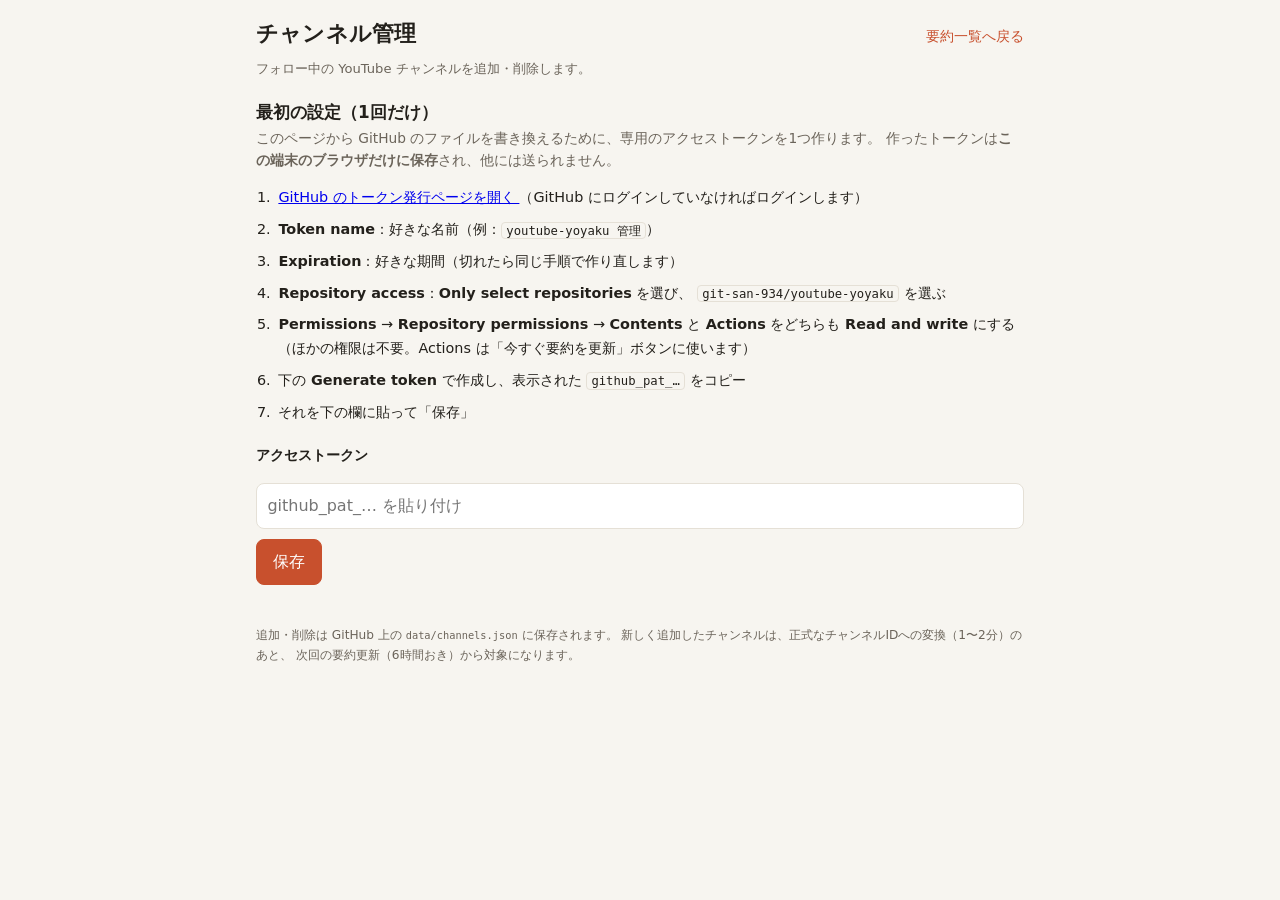
<file: admin.html>
<!doctype html>
<html lang="ja">
<head>
  <meta charset="utf-8" />
  <meta name="viewport" content="width=device-width, initial-scale=1" />
  <meta name="robots" content="noindex" />
  <title>チャンネル管理 — ユーチューブ要約</title>
  <link rel="stylesheet" href="assets/style.css" />
  <link rel="stylesheet" href="assets/admin.css" />
</head>
<body>
  <header>
    <div class="head-row">
      <h1>チャンネル管理</h1>
      <a class="portal-link" href="index.html">要約一覧へ戻る</a>
    </div>
    <p class="meta">フォロー中の YouTube チャンネルを追加・削除します。</p>
  </header>

  <main>
    <!-- トークン未設定のときに表示 -->
    <section id="setup" hidden>
      <h2>最初の設定（1回だけ）</h2>
      <p class="lead">
        このページから GitHub のファイルを書き換えるために、専用のアクセストークンを1つ作ります。
        作ったトークンは<strong>この端末のブラウザだけに保存</strong>され、他には送られません。
      </p>
      <ol class="steps">
        <li>
          <a id="pat-link" href="https://github.com/settings/personal-access-tokens/new" target="_blank" rel="noopener">
            GitHub のトークン発行ページを開く
          </a>
          （GitHub にログインしていなければログインします）
        </li>
        <li><b>Token name</b>：好きな名前（例：<code>youtube-yoyaku 管理</code>）</li>
        <li><b>Expiration</b>：好きな期間（切れたら同じ手順で作り直します）</li>
        <li>
          <b>Repository access</b>：<b>Only select repositories</b> を選び、
          <code>git-san-934/youtube-yoyaku</code> を選ぶ
        </li>
        <li>
          <b>Permissions</b> → <b>Repository permissions</b> →
          <b>Contents</b> と <b>Actions</b> をどちらも <b>Read and write</b> にする
          （ほかの権限は不要。Actions は「今すぐ要約を更新」ボタンに使います）
        </li>
        <li>下の <b>Generate token</b> で作成し、表示された <code>github_pat_…</code> をコピー</li>
        <li>それを下の欄に貼って「保存」</li>
      </ol>
      <form id="token-form">
        <label for="token-input">アクセストークン</label>
        <input id="token-input" type="password" autocomplete="off" spellcheck="false"
               placeholder="github_pat_… を貼り付け" />
        <button type="submit" id="token-save">保存</button>
      </form>
      <p id="setup-msg" class="msg" role="status"></p>
    </section>

    <!-- トークン設定済みのときに表示 -->
    <section id="manager" hidden>
      <div class="run-box">
        <h2>要約を今すぐ更新</h2>
        <p class="hint">
          新着動画を集めて、まだ要約していない動画（公開2日以内）を要約します。
          1回で要約するのは最大4件で、数分かかります。
        </p>
        <button id="run-update" type="button">今すぐ要約を更新</button>
        <p id="run-msg" class="msg" role="status"></p>
      </div>

      <form id="add-form">
        <label for="add-input">チャンネルを追加</label>
        <div class="add-row">
          <input id="add-input" type="text" autocomplete="off" spellcheck="false"
                 placeholder="チャンネルのURL または @名" />
          <button type="submit" id="add-btn">追加</button>
        </div>
        <p class="hint">
          例：<code>https://www.youtube.com/@pivot00</code> ／ <code>@pivot00</code>
        </p>
      </form>

      <p id="msg" class="msg" role="status"></p>

      <div id="channel-list" class="channel-list"></div>

      <div class="manager-foot">
        <button id="reload" type="button">最新に更新</button>
        <button id="forget" type="button" class="danger-text">トークンを削除</button>
      </div>
    </section>

    <p id="error" class="msg is-error" hidden>
      ページの読み込みでエラーが発生しました。時間をおいて再度お試しください。
    </p>
  </main>

  <footer>
    <p>
      追加・削除は GitHub 上の <code>data/channels.json</code> に保存されます。
      新しく追加したチャンネルは、正式なチャンネルIDへの変換（1〜2分）のあと、
      次回の要約更新（6時間おき）から対象になります。
    </p>
  </footer>

  <script type="module" src="assets/admin.js"></script>
</body>
</html>
</file>
<file: assets/style.css>
:root {
  --bg: #f7f5f0;
  --card-bg: #ffffff;
  --text: #23201b;
  --text-sub: #6b645a;
  --border: #e5e0d6;
  --accent: #c8502d;
  --accent-text: #ffffff;
  --pending: #8a8172;
  --space: 1rem;
  --radius: 12px;
}

@media (prefers-color-scheme: dark) {
  :root {
    --bg: #1c1a17;
    --card-bg: #262320;
    --text: #f0ece4;
    --text-sub: #a89f92;
    --border: #38342e;
    --accent: #e0662f;
    --accent-text: #1c1a17;
    --pending: #9a9182;
  }
}

* { box-sizing: border-box; margin: 0; padding: 0; }

body {
  font-family: system-ui, -apple-system, "Hiragino Kaku Gothic ProN",
    "Yu Gothic", "Meiryo", sans-serif;
  background: var(--bg);
  color: var(--text);
  line-height: 1.65;
  -webkit-font-smoothing: antialiased;
  padding: 1rem 1rem 3rem;
}

header, main, footer { max-width: 48rem; margin: 0 auto; }

.head-row {
  display: flex;
  align-items: baseline;
  justify-content: space-between;
  gap: 1rem;
  flex-wrap: wrap;
}

h1 { font-size: 1.35rem; letter-spacing: 0.01em; }

.portal-link {
  font-size: 0.85rem;
  color: var(--accent);
  text-decoration: none;
  white-space: nowrap;
}
.portal-link:hover { text-decoration: underline; }

.meta {
  margin-top: 0.4rem;
  font-size: 0.82rem;
  color: var(--text-sub);
}
.meta .sep { margin: 0 0.5rem; opacity: 0.5; }
.disclaimer { color: var(--accent); }

.filter-bar {
  margin-top: 0.9rem;
  display: flex;
  align-items: center;
  gap: 0.5rem;
  font-size: 0.9rem;
}
.filter-bar label { white-space: nowrap; }
.filter-bar select {
  flex: 1 1 auto;
  max-width: 22rem;
  padding: 0.45rem 0.6rem;
  border: 1px solid var(--border);
  border-radius: 8px;
  background: var(--card-bg);
  color: var(--text);
  font: inherit;
}

.list {
  margin-top: 1.2rem;
  display: flex;
  flex-direction: column;
  gap: 0.9rem;
}

.card {
  display: grid;
  grid-template-columns: 168px 1fr;
  gap: 0.9rem;
  padding: 0.9rem;
  background: var(--card-bg);
  border: 1px solid var(--border);
  border-radius: var(--radius);
}

.card__thumb {
  width: 100%;
  aspect-ratio: 16 / 9;
  object-fit: cover;
  border-radius: 8px;
  background: var(--border);
  display: block;
}

.card__body { min-width: 0; position: relative; }

.card.is-removing { opacity: 0; transition: opacity 0.2s ease; }

.card__del-wrap {
  position: absolute;
  top: -0.1rem;
  right: 0;
  z-index: 1;
}

.card__del {
  font: inherit;
  font-size: 0.75rem;
  min-height: 32px;
  padding: 0.2rem 0.6rem;
  color: var(--text-sub);
  background: var(--card-bg);
  border: 1px solid var(--border);
  border-radius: 8px;
  cursor: pointer;
}
.card__del:hover { color: var(--accent); border-color: var(--accent); }

.card__confirm {
  display: flex;
  align-items: center;
  gap: 0.4rem;
  background: var(--card-bg);
}
.card__confirm-label { font-size: 0.75rem; color: var(--text-sub); white-space: nowrap; }
.card__confirm button {
  font: inherit;
  font-size: 0.75rem;
  min-height: 32px;
  padding: 0.2rem 0.7rem;
  border-radius: 8px;
  cursor: pointer;
}
.card__confirm-yes {
  color: var(--accent-text);
  background: var(--accent);
  border: 1px solid var(--accent);
}
.card__confirm-no {
  color: var(--text);
  background: var(--card-bg);
  border: 1px solid var(--border);
}

.card__title {
  font-size: 0.98rem;
  font-weight: 600;
  line-height: 1.4;
  color: var(--text);
  text-decoration: none;
  padding-right: 3.5rem;
}
.card__title:hover { text-decoration: underline; color: var(--accent); }

.card__meta {
  margin-top: 0.25rem;
  font-size: 0.78rem;
  color: var(--text-sub);
}
.card__meta .dot { margin: 0 0.4rem; opacity: 0.5; }

.card__summary {
  margin-top: 0.5rem;
  font-size: 0.9rem;
  white-space: pre-wrap;
  word-break: break-word;
}
.card__summary.is-pending {
  color: var(--pending);
  font-style: italic;
}

.empty, .error {
  margin-top: 2rem;
  text-align: center;
  color: var(--text-sub);
  font-size: 0.9rem;
}
.error { color: var(--accent); }

footer {
  margin-top: 2.5rem;
  font-size: 0.76rem;
  color: var(--text-sub);
}
.admin-link {
  margin-top: 0.8rem;
}
.admin-link a {
  color: var(--text-sub);
  text-decoration: underline;
}

@media (max-width: 560px) {
  .card {
    grid-template-columns: 1fr;
  }
  .card__thumb { max-width: 320px; }
}
</file>
<file: assets/admin.css>
/* チャンネル管理ページ専用スタイル（色などの変数は style.css を流用） */

h2 {
  font-size: 1.05rem;
  margin-top: 0.5rem;
}

main { margin-top: 1.2rem; }

.lead,
.hint {
  font-size: 0.86rem;
  color: var(--text-sub);
}

.steps {
  margin: 0.9rem 0 1.2rem 1.2rem;
  display: flex;
  flex-direction: column;
  gap: 0.5rem;
  font-size: 0.9rem;
}
.steps li { padding-left: 0.2rem; }

code {
  font-family: ui-monospace, SFMono-Regular, Menlo, Consolas, monospace;
  font-size: 0.85em;
  background: var(--bg);
  border: 1px solid var(--border);
  border-radius: 4px;
  padding: 0.05em 0.35em;
  word-break: break-all;
}

/* --- フォーム共通 --- */
form label {
  display: block;
  font-size: 0.9rem;
  font-weight: 600;
  margin-bottom: 0.4rem;
}

input[type="text"],
input[type="password"] {
  width: 100%;
  padding: 0.55rem 0.65rem;
  border: 1px solid var(--border);
  border-radius: 8px;
  background: var(--card-bg);
  color: var(--text);
  font: inherit;
}

button {
  font: inherit;
  padding: 0.55rem 1rem;
  border-radius: 8px;
  border: 1px solid var(--accent);
  background: var(--accent);
  color: var(--accent-text);
  cursor: pointer;
  white-space: nowrap;
}
button:disabled { opacity: 0.5; cursor: default; }

#token-form { margin-top: 0.6rem; display: flex; flex-direction: column; gap: 0.6rem; }
#token-form button { align-self: flex-start; }

.add-row {
  display: flex;
  gap: 0.5rem;
}
.add-row input { flex: 1 1 auto; min-width: 0; }
.hint { margin-top: 0.4rem; }

/* --- メッセージ --- */
.msg {
  margin: 0.9rem 0;
  font-size: 0.88rem;
  color: var(--text-sub);
  min-height: 1.2em;
}
.msg:empty { margin: 0; min-height: 0; }
.msg.is-error { color: var(--accent); }
.msg.is-ok { color: var(--text); }

/* --- チャンネル一覧 --- */
.channel-list {
  margin-top: 0.6rem;
  display: flex;
  flex-direction: column;
  gap: 0.5rem;
}

.ch {
  display: flex;
  align-items: center;
  gap: 0.7rem;
  padding: 0.7rem 0.8rem;
  background: var(--card-bg);
  border: 1px solid var(--border);
  border-radius: 10px;
}
.ch__main { min-width: 0; flex: 1 1 auto; }
.ch__name {
  font-size: 0.95rem;
  font-weight: 600;
  overflow: hidden;
  text-overflow: ellipsis;
  white-space: nowrap;
}
.ch__handle {
  font-size: 0.78rem;
  color: var(--text-sub);
  overflow: hidden;
  text-overflow: ellipsis;
  white-space: nowrap;
}
.ch__pending {
  display: inline-block;
  margin-left: 0.4rem;
  font-size: 0.72rem;
  color: var(--pending);
  border: 1px solid var(--border);
  border-radius: 999px;
  padding: 0 0.5em;
}

.ch__del,
.ch__confirm button {
  font-size: 0.8rem;
  padding: 0.35rem 0.7rem;
}
.ch__del {
  color: var(--text-sub);
  background: var(--card-bg);
  border-color: var(--border);
}
.ch__del:hover { color: var(--accent); border-color: var(--accent); }

.ch__confirm {
  display: flex;
  align-items: center;
  gap: 0.4rem;
}
.ch__confirm-label { font-size: 0.78rem; color: var(--text-sub); white-space: nowrap; }
.ch__confirm-no {
  color: var(--text);
  background: var(--card-bg);
  border-color: var(--border);
}

.empty-note {
  font-size: 0.88rem;
  color: var(--text-sub);
  padding: 0.8rem 0;
}

/* --- 下部 --- */
.manager-foot {
  margin-top: 1.4rem;
  display: flex;
  gap: 0.8rem;
  flex-wrap: wrap;
}
.manager-foot button {
  background: var(--card-bg);
  color: var(--text);
  border-color: var(--border);
}
.danger-text { color: var(--accent); }

footer code { border: none; background: none; padding: 0; }

@media (max-width: 480px) {
  .ch { flex-wrap: wrap; }
  .ch__main { flex-basis: 100%; }
}

/* --- 今すぐ要約を更新 --- */
.run-box {
  padding: 0.9rem 1rem;
  margin-bottom: 1.4rem;
  border: 1px solid var(--border);
  border-radius: 10px;
  background: var(--card-bg);
}
.run-box h2 { margin: 0 0 0.3rem; }
.run-box .hint { margin: 0 0 0.7rem; }
.run-box .msg { margin-bottom: 0; }
.run-box .msg:empty { display: none; }
.run-box .msg a { color: inherit; }
</file>
